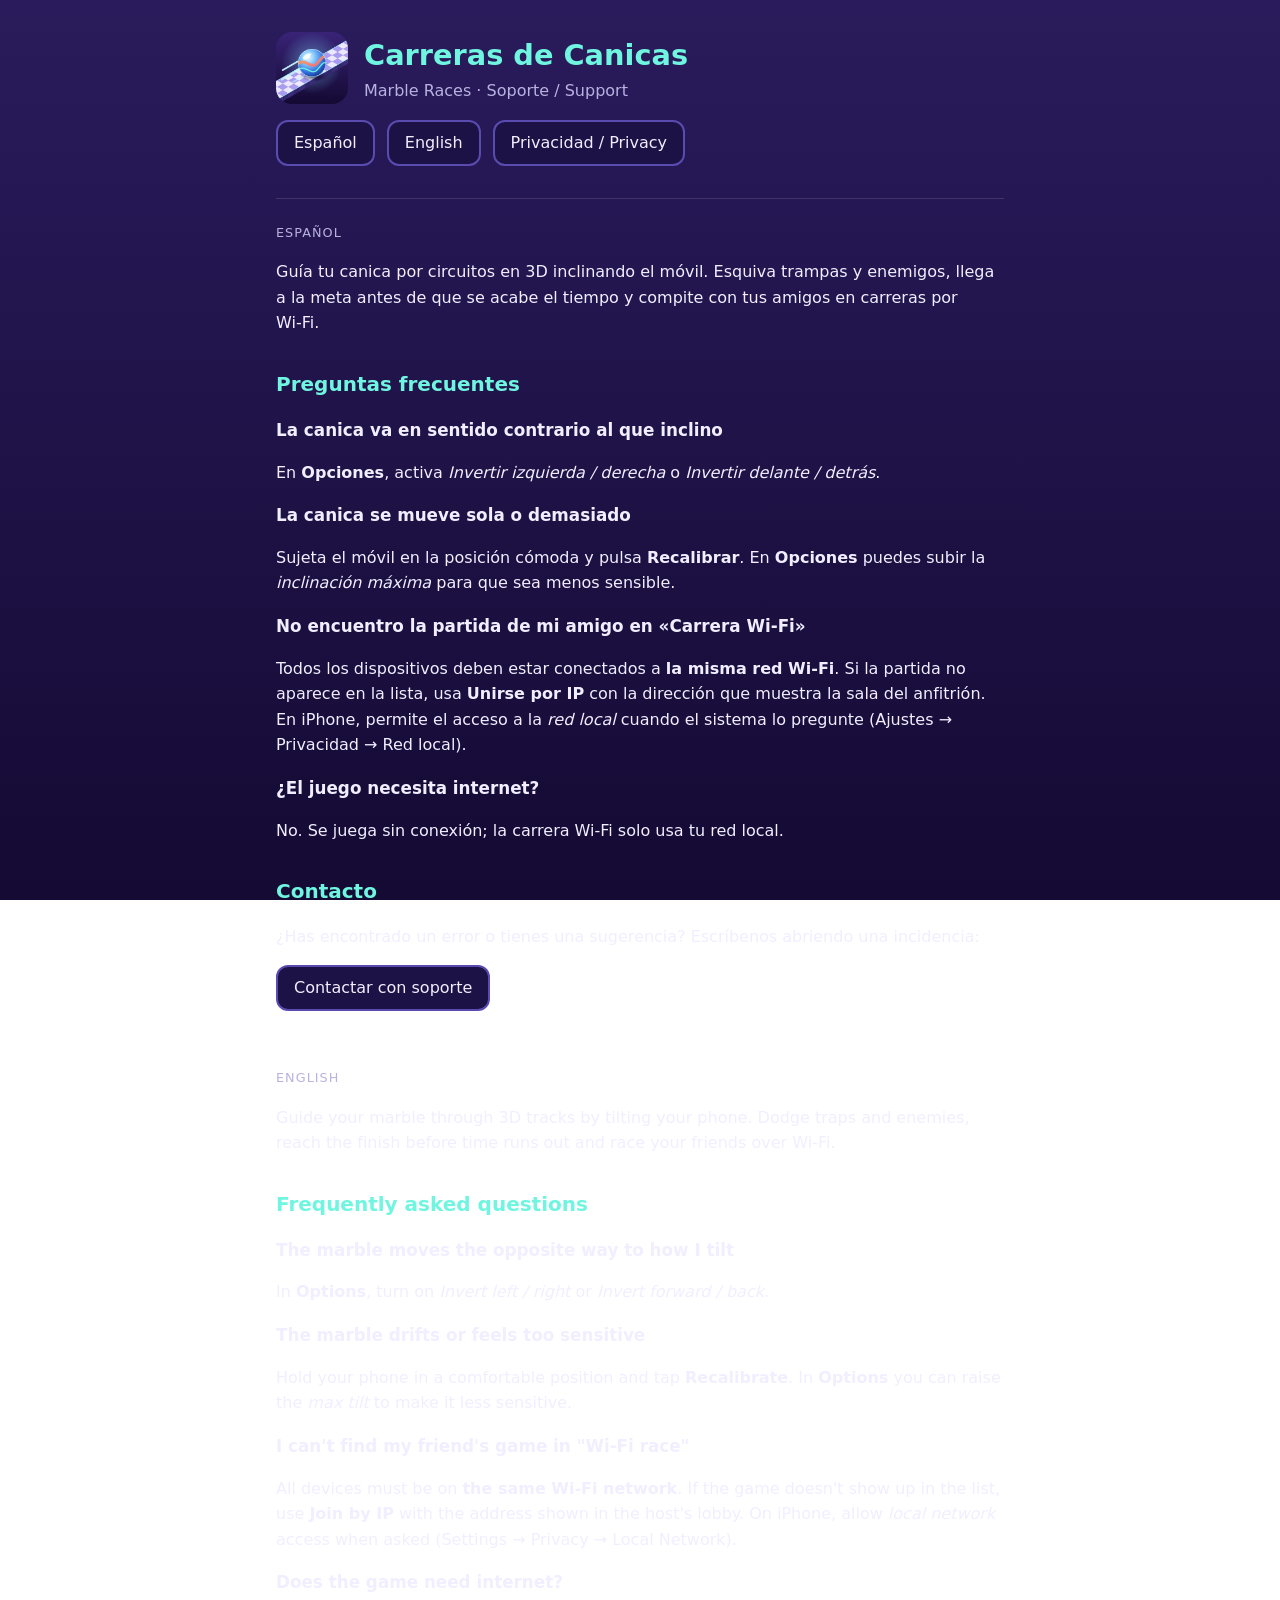
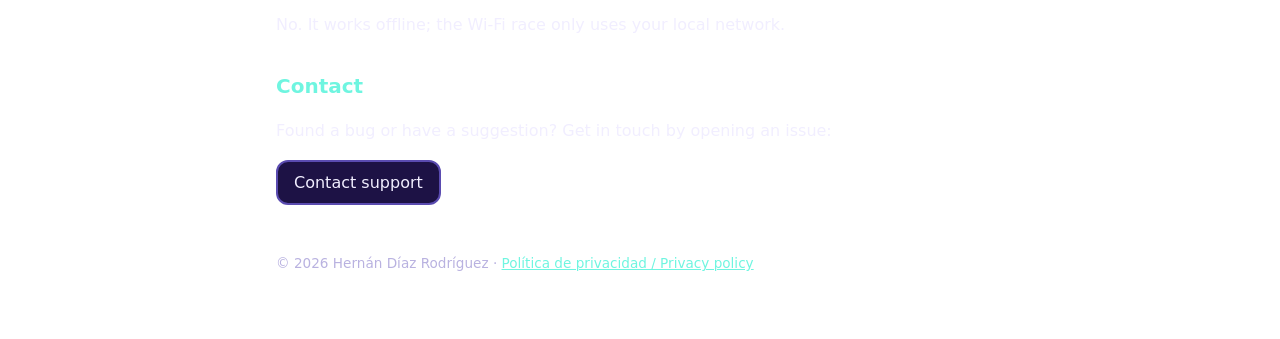
<file: index.html>
<!DOCTYPE html>
<html lang="es">
<head>
  <meta charset="utf-8">
  <meta name="viewport" content="width=device-width, initial-scale=1">
  <title>Carreras de Canicas · Soporte</title>
  <meta name="description" content="Soporte y ayuda de Carreras de Canicas (Marble Races), el juego de canicas que se controla inclinando el móvil.">
  <link rel="icon" href="icon.png">
  <link rel="stylesheet" href="style.css">
</head>
<body>
<main>
  <header>
    <img src="icon.png" alt="Icono de Carreras de Canicas">
    <div>
      <h1>Carreras de Canicas</h1>
      <div class="muted">Marble Races · Soporte / Support</div>
    </div>
  </header>
  <nav>
    <a href="#es">Español</a>
    <a href="#en">English</a>
    <a href="privacy.html">Privacidad / Privacy</a>
  </nav>

  <section id="es">
    <p class="lang">Español</p>
    <p>Guía tu canica por circuitos en 3D inclinando el móvil. Esquiva trampas y enemigos, llega a la meta antes de que se acabe el tiempo y compite con tus amigos en carreras por Wi‑Fi.</p>

    <h2>Preguntas frecuentes</h2>
    <h3>La canica va en sentido contrario al que inclino</h3>
    <p>En <strong>Opciones</strong>, activa <em>Invertir izquierda / derecha</em> o <em>Invertir delante / detrás</em>.</p>
    <h3>La canica se mueve sola o demasiado</h3>
    <p>Sujeta el móvil en la posición cómoda y pulsa <strong>Recalibrar</strong>. En <strong>Opciones</strong> puedes subir la <em>inclinación máxima</em> para que sea menos sensible.</p>
    <h3>No encuentro la partida de mi amigo en «Carrera Wi‑Fi»</h3>
    <p>Todos los dispositivos deben estar conectados a <strong>la misma red Wi‑Fi</strong>. Si la partida no aparece en la lista, usa <strong>Unirse por IP</strong> con la dirección que muestra la sala del anfitrión. En iPhone, permite el acceso a la <em>red local</em> cuando el sistema lo pregunte (Ajustes → Privacidad → Red local).</p>
    <h3>¿El juego necesita internet?</h3>
    <p>No. Se juega sin conexión; la carrera Wi‑Fi solo usa tu red local.</p>

    <h2>Contacto</h2>
    <p>¿Has encontrado un error o tienes una sugerencia? Escríbenos abriendo una incidencia:</p>
    <p><a class="button" href="https://github.com/HernanDiaz/carreras-de-canicas-web/issues/new">Contactar con soporte</a></p>
  </section>

  <section id="en">
    <p class="lang">English</p>
    <p>Guide your marble through 3D tracks by tilting your phone. Dodge traps and enemies, reach the finish before time runs out and race your friends over Wi‑Fi.</p>

    <h2>Frequently asked questions</h2>
    <h3>The marble moves the opposite way to how I tilt</h3>
    <p>In <strong>Options</strong>, turn on <em>Invert left / right</em> or <em>Invert forward / back</em>.</p>
    <h3>The marble drifts or feels too sensitive</h3>
    <p>Hold your phone in a comfortable position and tap <strong>Recalibrate</strong>. In <strong>Options</strong> you can raise the <em>max tilt</em> to make it less sensitive.</p>
    <h3>I can't find my friend's game in "Wi‑Fi race"</h3>
    <p>All devices must be on <strong>the same Wi‑Fi network</strong>. If the game doesn't show up in the list, use <strong>Join by IP</strong> with the address shown in the host's lobby. On iPhone, allow <em>local network</em> access when asked (Settings → Privacy → Local Network).</p>
    <h3>Does the game need internet?</h3>
    <p>No. It works offline; the Wi‑Fi race only uses your local network.</p>

    <h2>Contact</h2>
    <p>Found a bug or have a suggestion? Get in touch by opening an issue:</p>
    <p><a class="button" href="https://github.com/HernanDiaz/carreras-de-canicas-web/issues/new">Contact support</a></p>
  </section>

  <footer>© 2026 Hernán Díaz Rodríguez · <a href="privacy.html">Política de privacidad / Privacy policy</a></footer>
</main>
</body>
</html>
</file>
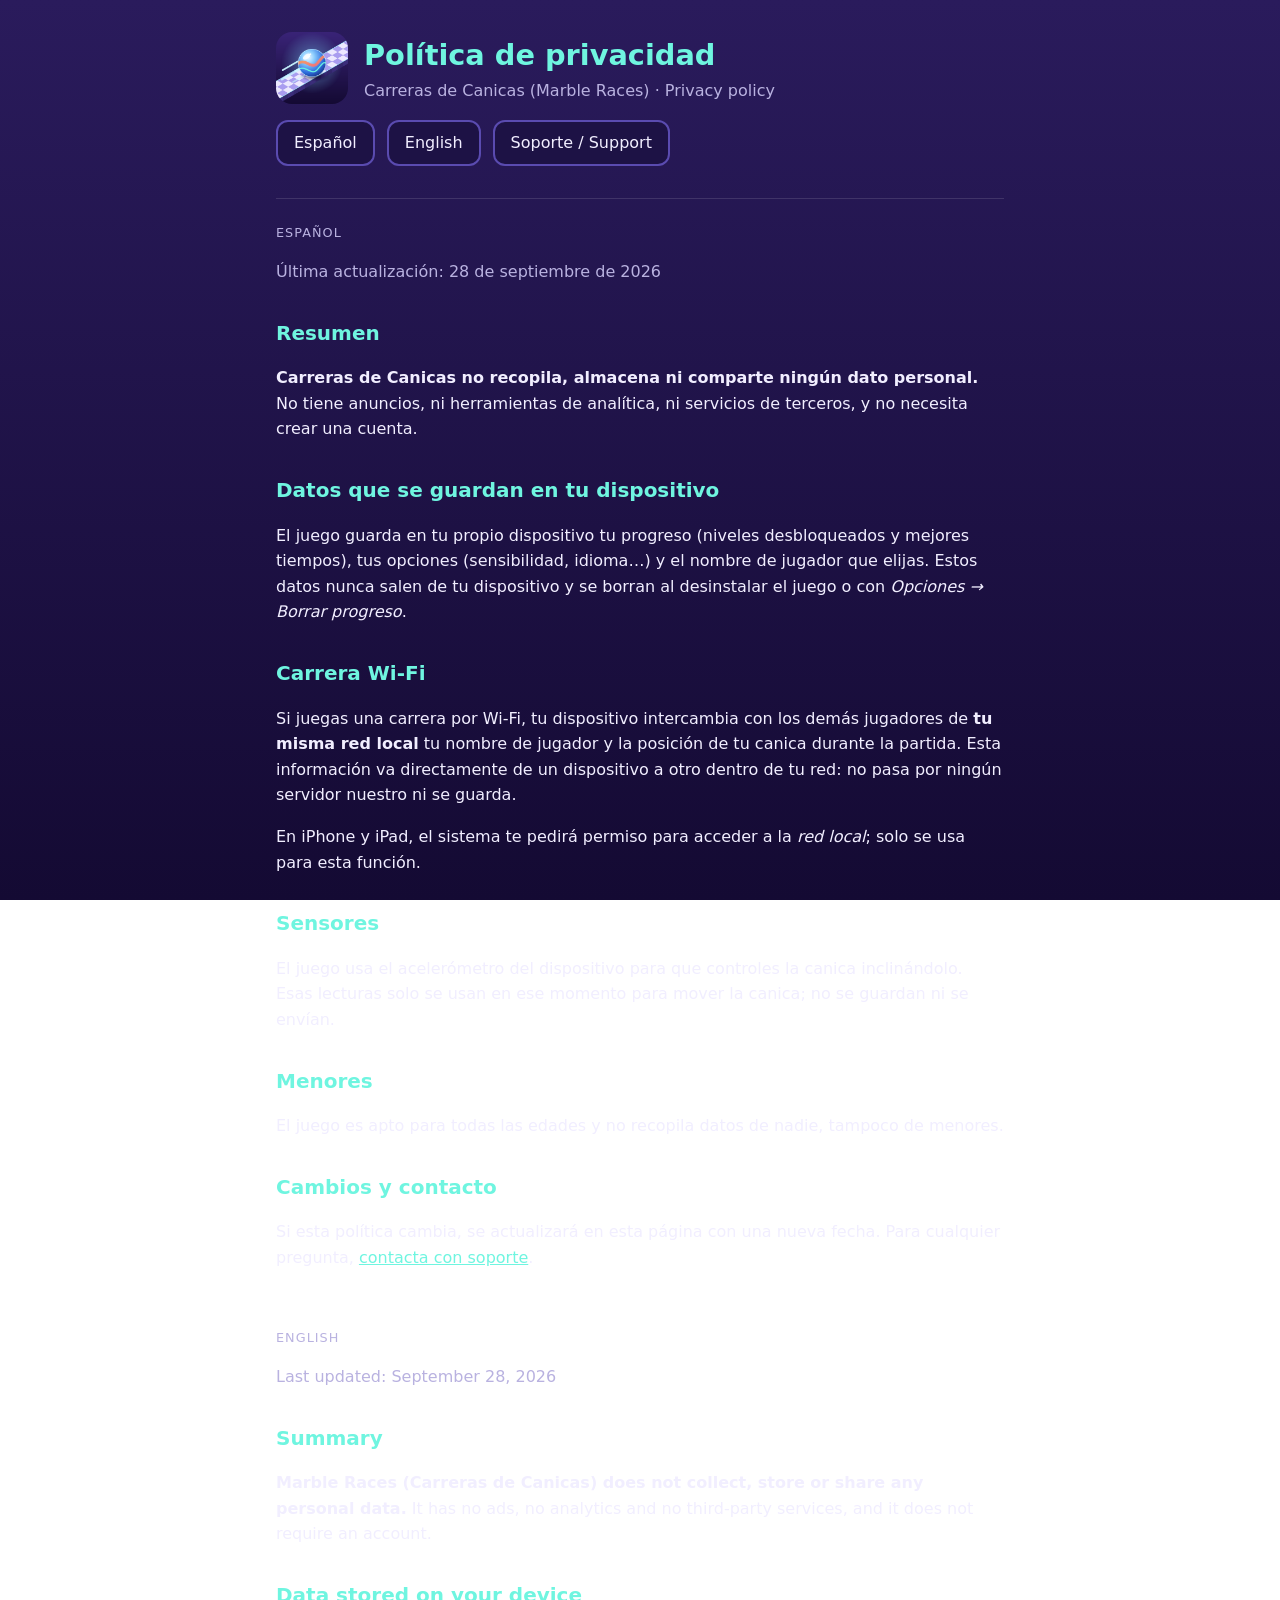
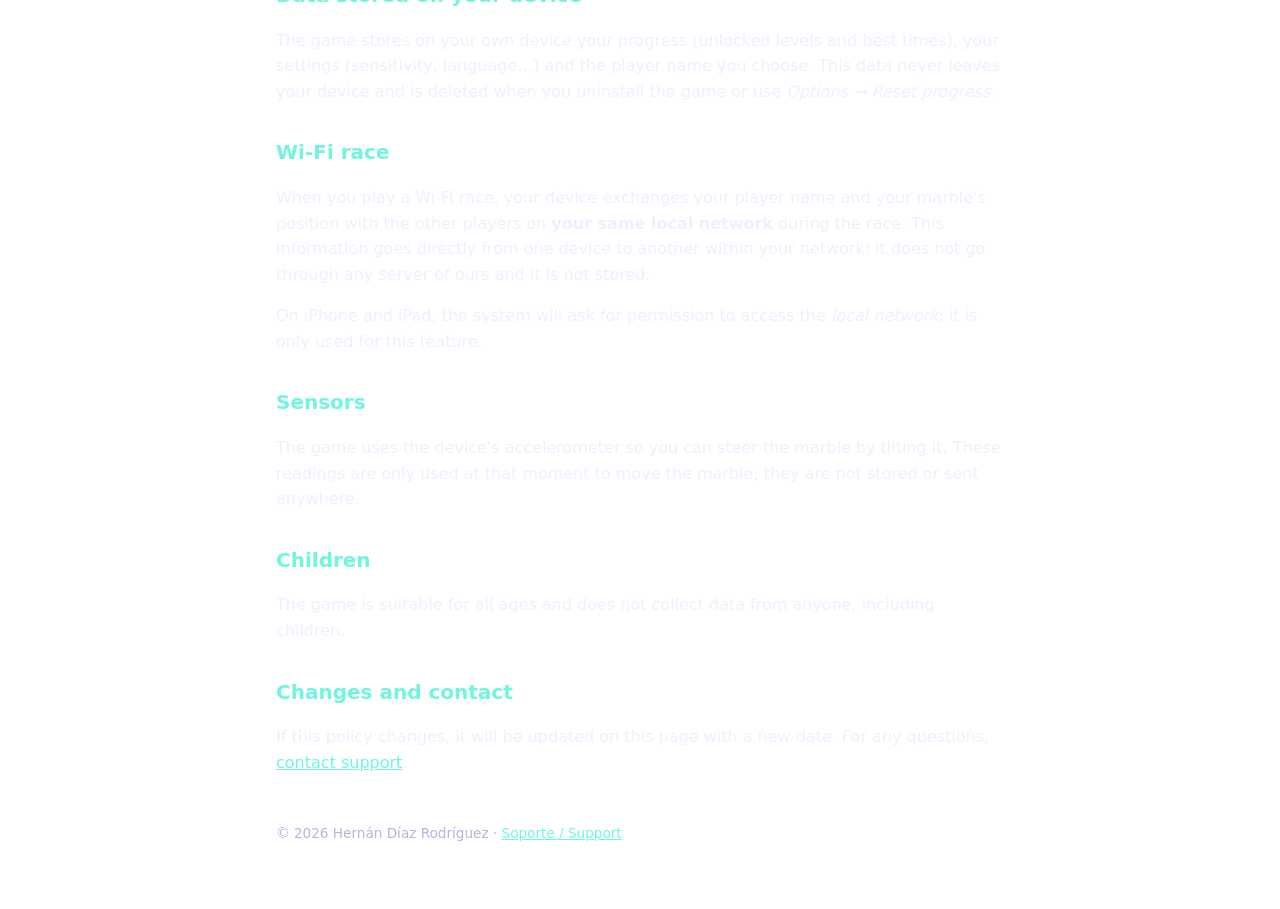
<file: privacy.html>
<!DOCTYPE html>
<html lang="es">
<head>
  <meta charset="utf-8">
  <meta name="viewport" content="width=device-width, initial-scale=1">
  <title>Carreras de Canicas · Privacidad</title>
  <meta name="description" content="Política de privacidad de Carreras de Canicas (Marble Races): el juego no recopila datos personales.">
  <link rel="icon" href="icon.png">
  <link rel="stylesheet" href="style.css">
</head>
<body>
<main>
  <header>
    <img src="icon.png" alt="Icono de Carreras de Canicas">
    <div>
      <h1>Política de privacidad</h1>
      <div class="muted">Carreras de Canicas (Marble Races) · Privacy policy</div>
    </div>
  </header>
  <nav>
    <a href="#es">Español</a>
    <a href="#en">English</a>
    <a href="index.html">Soporte / Support</a>
  </nav>

  <section id="es">
    <p class="lang">Español</p>
    <p class="muted">Última actualización: 28 de septiembre de 2026</p>

    <h2>Resumen</h2>
    <p><strong>Carreras de Canicas no recopila, almacena ni comparte ningún dato personal.</strong> No tiene anuncios, ni herramientas de analítica, ni servicios de terceros, y no necesita crear una cuenta.</p>

    <h2>Datos que se guardan en tu dispositivo</h2>
    <p>El juego guarda en tu propio dispositivo tu progreso (niveles desbloqueados y mejores tiempos), tus opciones (sensibilidad, idioma…) y el nombre de jugador que elijas. Estos datos nunca salen de tu dispositivo y se borran al desinstalar el juego o con <em>Opciones → Borrar progreso</em>.</p>

    <h2>Carrera Wi‑Fi</h2>
    <p>Si juegas una carrera por Wi‑Fi, tu dispositivo intercambia con los demás jugadores de <strong>tu misma red local</strong> tu nombre de jugador y la posición de tu canica durante la partida. Esta información va directamente de un dispositivo a otro dentro de tu red: no pasa por ningún servidor nuestro ni se guarda.</p>
    <p>En iPhone y iPad, el sistema te pedirá permiso para acceder a la <em>red local</em>; solo se usa para esta función.</p>

    <h2>Sensores</h2>
    <p>El juego usa el acelerómetro del dispositivo para que controles la canica inclinándolo. Esas lecturas solo se usan en ese momento para mover la canica; no se guardan ni se envían.</p>

    <h2>Menores</h2>
    <p>El juego es apto para todas las edades y no recopila datos de nadie, tampoco de menores.</p>

    <h2>Cambios y contacto</h2>
    <p>Si esta política cambia, se actualizará en esta página con una nueva fecha. Para cualquier pregunta, <a href="https://github.com/HernanDiaz/carreras-de-canicas-web/issues/new">contacta con soporte</a>.</p>
  </section>

  <section id="en">
    <p class="lang">English</p>
    <p class="muted">Last updated: September 28, 2026</p>

    <h2>Summary</h2>
    <p><strong>Marble Races (Carreras de Canicas) does not collect, store or share any personal data.</strong> It has no ads, no analytics and no third-party services, and it does not require an account.</p>

    <h2>Data stored on your device</h2>
    <p>The game stores on your own device your progress (unlocked levels and best times), your settings (sensitivity, language…) and the player name you choose. This data never leaves your device and is deleted when you uninstall the game or use <em>Options → Reset progress</em>.</p>

    <h2>Wi‑Fi race</h2>
    <p>When you play a Wi‑Fi race, your device exchanges your player name and your marble's position with the other players on <strong>your same local network</strong> during the race. This information goes directly from one device to another within your network: it does not go through any server of ours and it is not stored.</p>
    <p>On iPhone and iPad, the system will ask for permission to access the <em>local network</em>; it is only used for this feature.</p>

    <h2>Sensors</h2>
    <p>The game uses the device's accelerometer so you can steer the marble by tilting it. These readings are only used at that moment to move the marble; they are not stored or sent anywhere.</p>

    <h2>Children</h2>
    <p>The game is suitable for all ages and does not collect data from anyone, including children.</p>

    <h2>Changes and contact</h2>
    <p>If this policy changes, it will be updated on this page with a new date. For any questions, <a href="https://github.com/HernanDiaz/carreras-de-canicas-web/issues/new">contact support</a>.</p>
  </section>

  <footer>© 2026 Hernán Díaz Rodríguez · <a href="index.html">Soporte / Support</a></footer>
</main>
</body>
</html>
</file>
<file: style.css>
:root {
  --bg: #140a33;
  --bg2: #2a1b5c;
  --panel: #1d1245;
  --text: #f1eeff;
  --muted: #b9b2e0;
  --accent: #6ff5e0;
  --border: #5a4bb0;
}
* { box-sizing: border-box; }
body {
  margin: 0;
  font-family: system-ui, -apple-system, "Segoe UI", Roboto, sans-serif;
  line-height: 1.6;
  color: var(--text);
  background: linear-gradient(180deg, var(--bg2), var(--bg)) fixed;
  min-height: 100vh;
}
main { max-width: 760px; margin: 0 auto; padding: 32px 16px 64px; }
header { display: flex; align-items: center; gap: 16px; margin-bottom: 8px; }
header img { width: 72px; height: 72px; border-radius: 16px; }
h1 { margin: 0; font-size: 1.8rem; color: var(--accent); }
h2 { margin-top: 2rem; font-size: 1.25rem; color: var(--accent); }
h3 { margin-bottom: 0.25rem; font-size: 1.05rem; }
p, li { color: var(--text); }
.muted { color: var(--muted); }
nav { margin: 16px 0 24px; display: flex; gap: 12px; flex-wrap: wrap; }
nav a, .button {
  display: inline-block;
  padding: 8px 16px;
  border: 2px solid var(--border);
  border-radius: 12px;
  color: var(--text);
  text-decoration: none;
  background: var(--panel);
}
nav a:hover, .button:hover { border-color: var(--accent); }
a { color: var(--accent); }
section { border-top: 1px solid rgba(255, 255, 255, 0.12); margin-top: 32px; }
.lang { font-size: 0.8rem; letter-spacing: 0.08em; text-transform: uppercase; color: var(--muted); margin-top: 24px; }
footer { margin-top: 48px; font-size: 0.85rem; color: var(--muted); }
</file>
